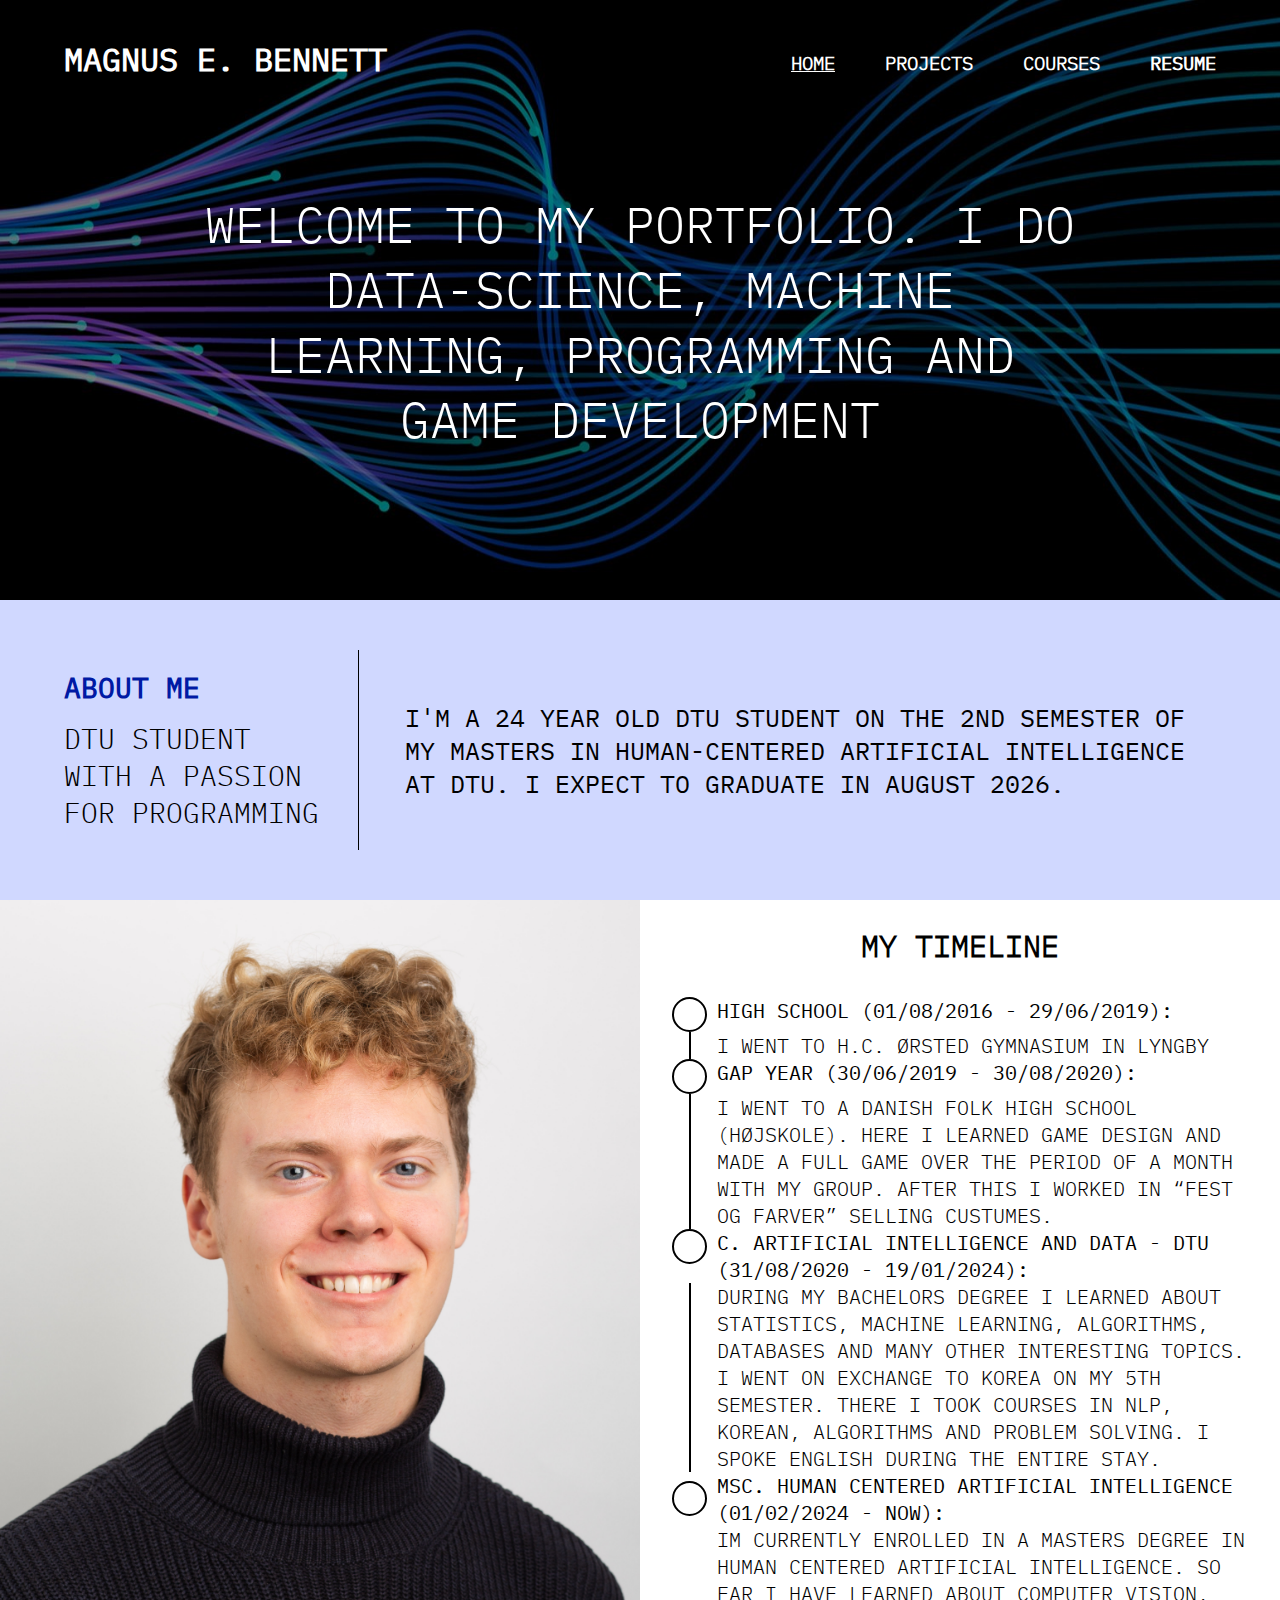
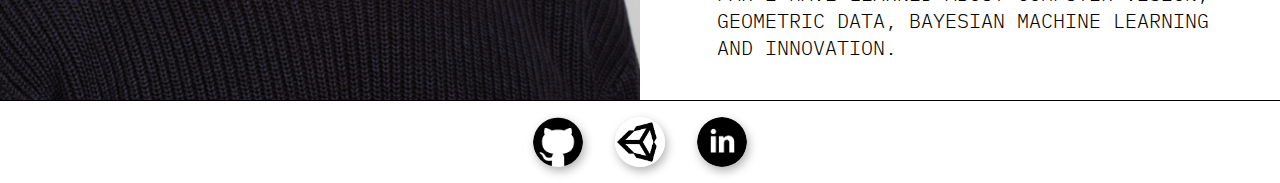
<file: index.html>
<!DOCTYPE html>

<html lang="en">
    <head>
        <meta charset="UTF-8">
        <meta name="viewport" content="width=device-width, initial-scale=1.0">
        <link rel="icon" type="image/x-icon" href="/images/favicon.ico">
        <link rel="stylesheet" href=global.css>
        <link rel="stylesheet" href="style_home.css">
        <title>Portfolio</title>
    </head>
    <body>
        <header>
            <h1 class="name-displayer">Magnus E. Bennett</h1>
            <nav class="navigation-bar">
                <menu class="link-container">
                    <li>
                        <a id="home" href="index.html"><u>Home</u></a>
                    </li>
                    <li>
                        <a href="projects.html">Projects</a>
                    </li>
                    <li>
                        <a href="courses_grades.html">Courses</a>
                    </li>
                    <li>
                        <a id="resume" href="CV.pdf" target="_blank">Resume</a>
                    </li>
                </menu>
            </nav>
            <div class="burger-menu">
                <div class="burger-menu-line"></div>
                <div class="burger-menu-line"></div>
                <div class="burger-menu-line"></div>
            </div>
            <figure class="background-container">
                <p class="welcome-displayer">Welcome to my portfolio. I do data-science, machine learning, programming and game development</p>
                <img class="cover-displayer" src="images/Background_Image_HOME_edited.jpg" alt="Cover">
            </figure>
        </header>
        <main>
            <section id="description-box">
                <div id="left-box">
                    <h3 id="about-me-header">About Me</h3>
                    <p id="about-me-description">DTU student with a passion for programming</p>
                </div>
                <div class="vertical-line"></div>
                <div id="right-box">
                    <p id="personal-description">
                        I'm a 24 year old DTU student on the 2nd semester of my masters in Human-Centered Artificial Intelligence at DTU. I expect to graduate in August 2026.
                    </p>
                </div>
            </section>
            <section id="timeline-section">
                <img id="self-portrait" src="images/Self_Portrait.jpg" alt="Self Portrait">
                <div id="timeline-container">
                    <h2>My timeline</h2>
                    <div class="timeline-grid">
                        <div>
                            <div class="circle"></div>
                        </div>
                        <p><span class="regular">High school (01/08/2016 - 29/06/2019):</span></p>
                        <div>
                            <div class="timeline-line"></div>
                        </div>
                        <p>I went to H.C. Ørsted gymnasium in Lyngby</p>
    
                        <div class="circle"></div>
                        <p><span class="regular">Gap year (30/06/2019 - 30/08/2020):</span></p>
                        <div>
                            <div class="timeline-line"></div>
                        </div>
                        <p>I went to a danish folk high school (højskole). Here I learned game design and made a full game over the period of a month with my group. After this I worked in “Fest og Farver” selling custumes.</p>
                        
                        <div class="circle"></div>
                        <p><span class="regular">C. ARTIFICIAL INTELLIGENCE AND DATA - DTU (31/08/2020 - 19/01/2024):</span></p>
                        <div>
                            <div class="timeline-line"></div>
                        </div>
                        <p>During my bachelors degree I learned about statistics, machine learning, algorithms, databases and many other interesting topics. I went on exchange to korea on my 5th semester. There I took courses in NLP, Korean, Algorithms and Problem Solving. I spoke English during the entire stay.</p>
                        
                        <div>
                            <div class="circle"></div>
                        </div>
                        <p><span class="regular">MSC. HUMAN CENTERED ARTIFICIAL INTELLIGENCE (01/02/2024 - NOW):</span></p>
                        <p></p>
                        <p>Im currently enrolled in a masters degree in Human Centered Artificial Intelligence. So far I have learned about computer vision, geometric data, bayesian machine learning and innovation.</p>
                    </div>
                </div>
            </section>
        </main>
        <footer>
            <ul>
                <li>
                    <a href="https://github.com/magn3144" target="_blank" class="icon"><img src="images/github.png"></a>
                </li>
                <li>
                    <a href="https://play.unity.com/u/Magn3144" target="_blank" class="icon"><img src="images/unity.png"></a>
                </li>
                <li>
                    <a href="https://www.linkedin.com/in/magn3144/" target="_blank"><img src="images/linkedin.png" class="icon"></a>
                </li>
            </ul>
        </footer>
        <script src="dropdown.js"></script>
    </body>
</html>
</file>
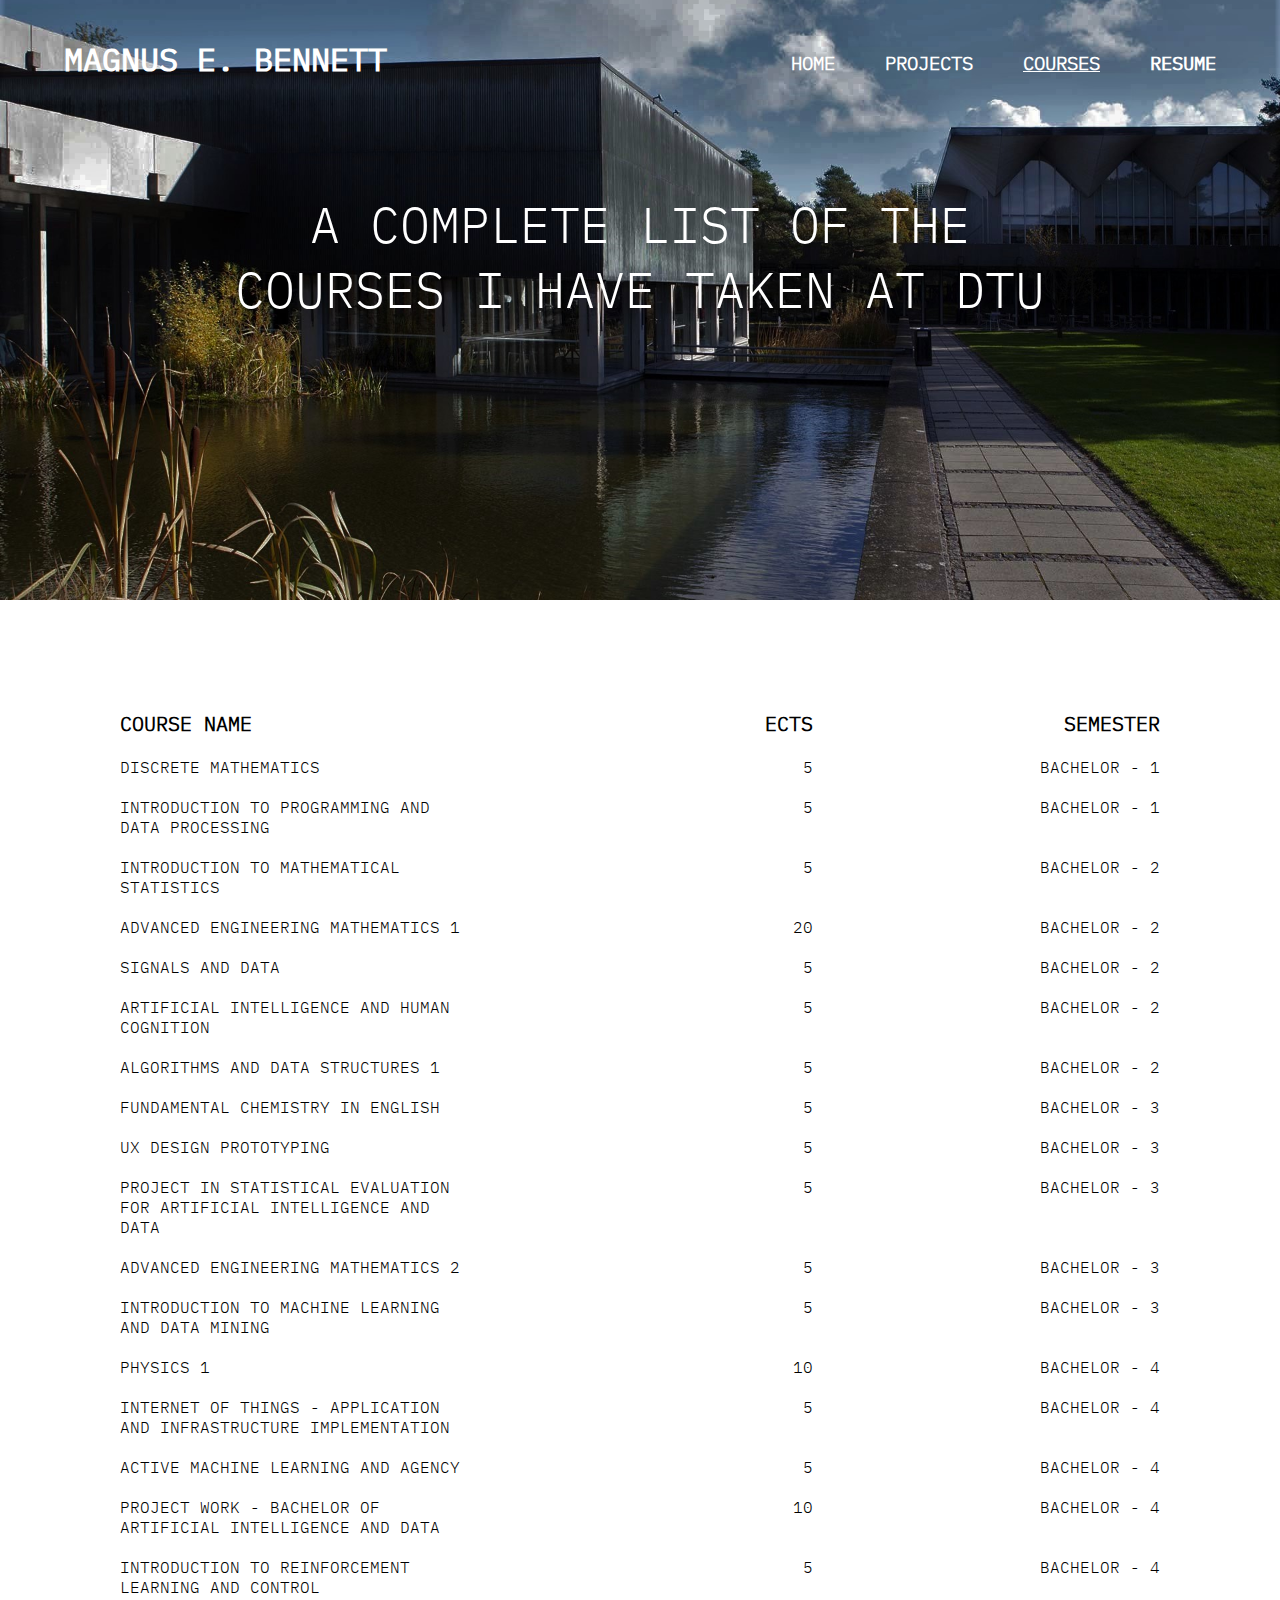
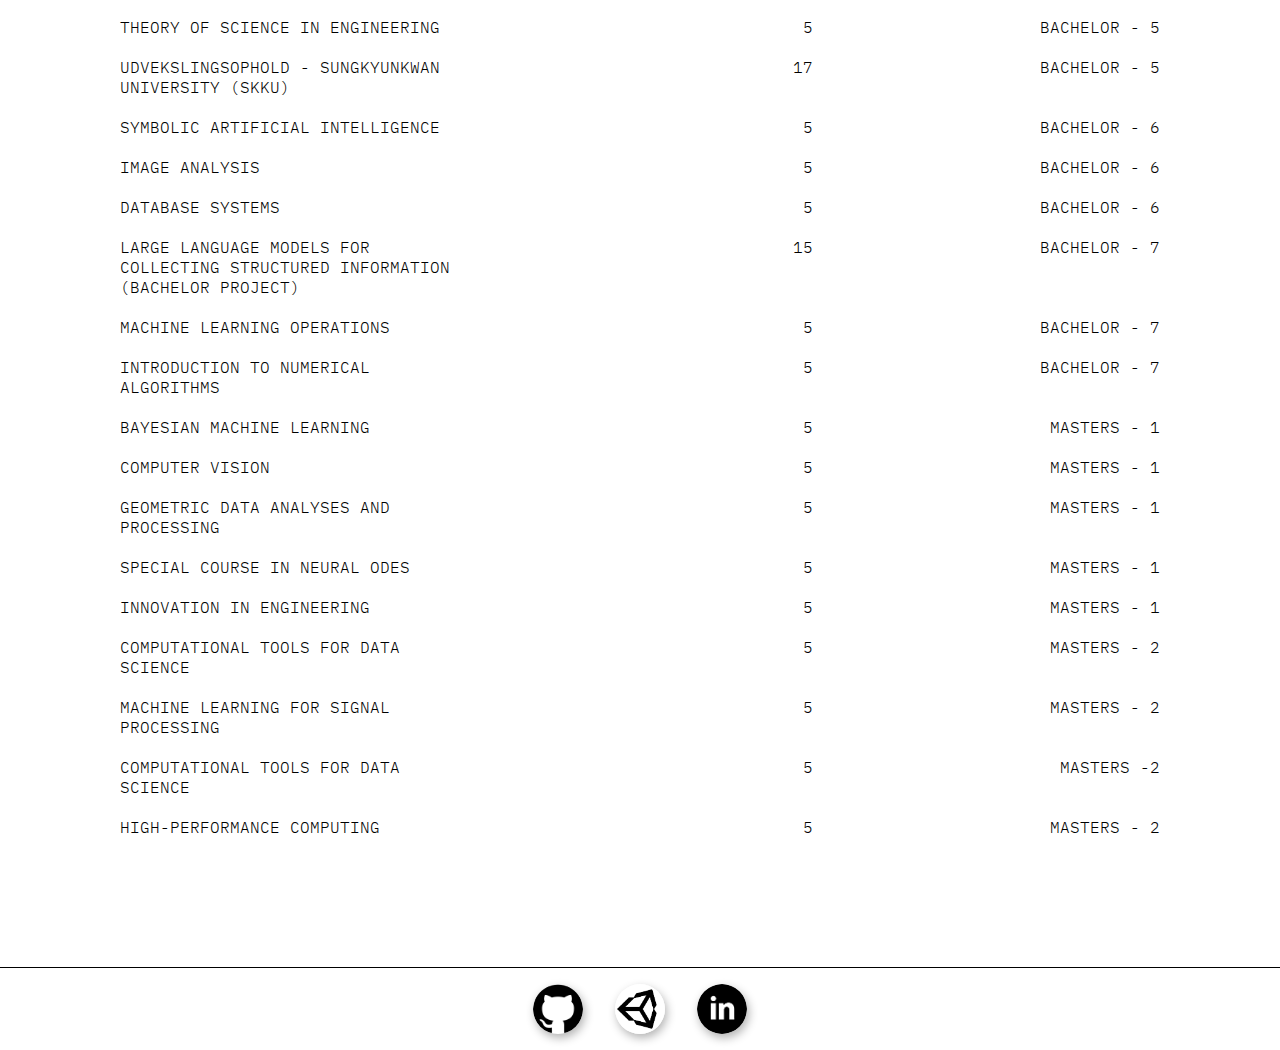
<file: courses_grades.html>
<!DOCTYPE html>

<html lang="en">
    <head>
        <meta charset="UTF-8">
        <meta name="viewport" content="width=device-width, initial-scale=1.0">
        <link rel="icon" type="image/x-icon" href="/images/favicon.ico">
        <link rel="stylesheet" href="global.css">
        <link rel="stylesheet" href="style_courses_grades.css">
        <title>Portfolio</title>
        <script src="course_list.js"></script>
    </head>
    <body>
        <header>
            <h1 class="name-displayer">Magnus E. Bennett</h1>
            <nav class="navigation-bar">
                <menu class="link-container">
                    <li>
                        <a id="home" href="index.html">Home</a>
                    </li>
                    <li>
                        <a href="projects.html">Projects</a>
                    </li>
                    <li>
                        <a href="courses_grades.html"><u>Courses</u></a>
                    </li>
                    <li>
                        <a id="resume" href="CV.pdf" target="_blank">Resume</a>
                    </li>
                </menu>
            </nav>
            <div class="burger-menu">
                <div class="burger-menu-line"></div>
                <div class="burger-menu-line"></div>
                <div class="burger-menu-line"></div>
            </div>
            <figure class="background-container">
                <p class="welcome-displayer">A complete list of the courses i have taken at dtu</p>
                <img class="cover-displayer" src="images/DTUBygning101.jpg" alt="Cover">
            </figure>
        </header>
        <menu>
            <section id="course-list">
                <div id="course-grid">
                    <div class="course-row">
                        <p class="course-item name">Course Name</p>
                        <!-- <h1 class="course-item grade">Grade</h1> -->
                        <p class="course-item ects">ECTS</p>
                        <p class="course-item semester">Semester</p>
                    </div>
                </div>
            </section>
        </menu>
        <footer>
            <ul>
                <li>
                    <a href="https://github.com/magn3144" target="_blank" class="icon"><img src="images/github.png"></a>
                </li>
                <li>
                    <a href="https://play.unity.com/u/Magn3144" target="_blank" class="icon"><img src="images/unity.png"></a>
                </li>
                <li>
                    <a href="https://www.linkedin.com/in/magn3144/" target="_blank"><img src="images/linkedin.png" class="icon"></a>
                </li>
            </ul>
        </footer>
        <script src="dropdown.js"></script>
    </body>
</html>
</file>
<file: style_home.css>
#description-box {
    background-color:rgb(208, 216, 255);
    height: 300px;
    display: flex;
    justify-content: center;
    align-items: center;
    padding: 8% 5%;
}
#about-me-header {
    color: #001AA4;
    font-family: 'IBM Flex Mono Regular';
    font-size: 28px;
    margin-bottom: 5%;
}
#about-me-description {
    font-size: 28px;
}
#left-box {
    padding-right:2%;
    flex: 10;
}
.vertical-line {
    width: 1px;
    height: 200px;
    background-color: black;
}
#right-box {
    flex: 30;
    padding-left: 4%;

}
#personal-description {
    font-size: 25px;
    font-family: 'IBM Flex Mono Regular';
}

#timeline-section {
    background-color:rgb(255, 255, 255);
    height: 800px;
    position: relative;
    display: flex;
}
#timeline-section img {
    height: 100%;
    object-fit: contain;
}
.timeline-line {
    width: 2px;
    height: 100%;
    background-color: black;
    padding: 0px;
}
.circle {
    width: 35px;
    height: 35px;
    border-radius: 50%;
    border: 2px solid black;
    background-color: transparent;
    padding: 0px;
}
#timeline-container h2 {
    text-align: center;
    padding-top: 4%;
    font-size: 30px;
}
.timeline-grid {
    width: 90%;
    height: 70%;
    display: grid;
    grid-template-columns: 1fr auto;
    grid-template-rows: 1fr 4fr 1fr 6fr 1fr 7fr 1fr 6fr;
    column-gap: 10px;
    margin: 5%;
}
.timeline-grid div {
    padding: 0%;
    display: flex;
    justify-content: center;
    align-items: center;
}
.timeline-grid p {
    font-size: 20px;
}
.regular {
    font-family: 'IBM Flex Mono Regular';
}


/* Responsive for mobile */
@media only screen and (max-width: 768px) {
    #description-box {
        flex-direction: column;
        padding-inline: 5%;
    }

    #about-me-header {
        font-size: 22px; /* Smaller header text */
    }

    #about-me-description,
    #personal-description {
        font-size: 20px; /* Smaller body text */
    }

    #timeline-section {
        flex-direction: column;
        height: auto;
    }

    #timeline-container h2 {
        font-size: 24px;
    }

    .timeline-grid {
        grid-template-columns: 1fr;
        margin: 2%;
    }

    .timeline-grid p {
        font-size: 18px;
    }

    .circle {
        width: 25px;
        height: 25px;
    }
}

@media only screen and (max-width: 430px) {
    #description-box {
        flex-direction: column;
        text-align: center;
        height: auto;
        gap: 2rem;
    }
    .vertical-line, .timeline-grid div {
        display: none;
    }
    .timeline-grid {
        display: flex;
        flex-direction: column;
        padding: 1rem;
        width: auto;
        gap: 0;
    }
    .timeline-grid p:nth-of-type(even) {
        margin-bottom: 2rem;
    }
}
</file>
<file: global.css>
* {
    box-sizing: border-box;
    list-style: none;
    margin: 0;
}

body {
    font-family: 'IBM Flex Mono Light', 'IBM Flex Mono Regular', 'Arial', 'Helvetica', 'sans-serif';
    text-transform: uppercase;
}

menu {
    padding: 0;
}

/* Import the IBM Flex Mono font */
@font-face {
    font-family: 'IBM Flex Mono Light';
    src: url('IBM_Plex_Mono_WOFF/IBMPlexMono-Light.woff') format('woff');
}
@font-face {
    font-family: 'IBM Flex Mono Regular';
    src: url('IBM_Plex_Mono_WOFF/IBMPlexMono-Regular.woff') format('woff');
}
@font-face {
    font-family: 'IBM Flex Mono Bold';
    src: url('IBM_Plex_Mono_WOFF/IBMPlexMono-Bold.woff') format('woff');
}
@font-face {
    font-family: 'IBM Flex Mono Semi Bold';
    src: url('IBM_Plex_Mono_WOFF/IBMPlexMono-SemiBold.woff') format('woff');
}


header {
    display: flex;
    position: relative;
    justify-content: space-between;
    align-items: start;
    padding: 3% 5%;
    height: 600px;
}
.name-displayer {
    position: relative;
    color: white;
    font-family: 'IBM Flex Mono Regular';
    z-index: 1;
}
.navigation-bar {
    display: flex;
    position: relative;
    justify-content: space-between;
    align-items: center;
    margin-top: 0.75rem;
    z-index: 1;
}

.burger-menu {
    display: none;
    position: relative;
    flex-direction: column;
    justify-content: space-between;
    margin-top: 0.75rem;
    height: 1.25rem;
    width: 2rem;
    z-index: 1;
}
.burger-menu-line {
    background-color: white;
    border-radius: 1rem;
    height: 2px;
    transition: transform 200ms;
}

.highlight {
    background-color: black;
}
.link-container {
    display: flex;
    justify-content: center;
    gap: 50px;
}
#resume {
    font-family: 'IBM Flex Mono Regular';
}
.link-container a {
    color: white;
    font-size: larger;
    font-weight: bold;
    text-align: center;
    text-decoration: none;
}

.background-container {
    position: absolute;
    height: inherit;
    width: 100%;
    inset: 0;
}
.cover-displayer {
    position: absolute;
    object-position: center;
    object-fit: cover;
    width: 100%;
    height: 100%;
    top: 0;
}
.welcome-displayer {
    position: relative;
    color: white;
    font-size: 50px;
    text-align: center;
    margin-top: 15%;
    padding-inline: 15%;
    width: 100%;
    z-index: 1;
}

hr {
    border: none;
    border-top: 1px solid #000;
    height: 0;
}
footer {
    display: flex;
    background-color:white;
    border-top: 1px solid black;
    justify-content: center;
    padding-block: 1rem;
}
footer ul {
    display: flex;
    justify-content: space-between;
    padding: 0;
    gap: 2rem;
}
.icon img {
    width: 100%;
    height: 100%;
    object-fit: cover;
}
.icon {
    display: block;
    position: relative;
    width: 50px;
    height: 50px;
    border-radius: 50%;
    overflow: hidden;
    box-shadow: 2px 4px 10px rgba(0, 0, 0, 0.3);
}


/* Responsive for tablet */
@media only screen and (max-width: 768px) {
    .welcome-displayer {
        font-size: 24px;
        margin-top: 10%;
        padding-inline: 5%;
    }

    .link-container a {
        font-size: medium;
        gap: 20px;
    }

    .background-container {
        height: auto;
    }

    footer {
        flex-direction: column;
        padding-inline: 20%;
    }

    .icon {
        width: 40px;
        height: 40px;
    }
}

/* Responsive for smartphone */
@media only screen and (max-width: 430px) {
    header {
        position: relative;
        height: 18rem;
    }
    .name-displayer {
        font-size: 1.3rem;
    }
    .navigation-bar {
        display: none;
    }
    .navigation-bar.active {
        display: flex;
        position: fixed;
        background-color: rgba(0, 0, 0, 0.75);
        backdrop-filter: blur(2rem);
        justify-content: end;
        align-items: start;
        margin: 0;
        inset: 0;
        z-index: 2;
    }
    .navigation-bar.active ~ .burger-menu {
        position: fixed;
        right: 1rem;
        top: 1rem;
        z-index: 2;
    }
    .navigation-bar.active ~ .burger-menu 
    .burger-menu-line:last-child {
        display: none;
    }
    .navigation-bar.active ~ .burger-menu .burger-menu-line:first-child {
        transform: translateY(0.55rem) rotateZ(45deg);
    }
    .navigation-bar.active ~ .burger-menu .burger-menu-line:nth-child(2) {
        transform: translateY(-0.55rem) rotateZ(-45deg);
    }
    .link-container {
        flex-direction: column;
        align-items: end; 
        padding: 1rem;
        margin-top: 4rem;
    }
    .link-container a {
        color: white;
    }
    .burger-menu {
        display: flex;
    }
    .welcome-displayer {
        margin-top: 4.5rem;
        padding-inline: 2rem;
    }
}
</file>
<file: style_courses_grades.css>
#course-grid {
    margin: 100px;
}
.course-row {
    display: grid;
    grid-template-columns: repeat(3, 1fr);
    background-color: white;
    padding: 10px 20px;
}
.course-row:first-child {
    font-weight: 600;
    font-size: 1.25rem;
}
.course-row:is(div):hover {
    position: relative;
    box-shadow: 0 0 12px rgba(0, 0, 0, 0.6);
    cursor: pointer;
}
.course-item:is(.ects, .semester) {
    text-align: right;
}

@media only screen and (max-width: 430px) {
    #course-grid {
        margin: 0;
    }
    .course-row {
        align-items: start;
        column-gap: 0.5rem;
    }
    #course-grid :is(h2, p) {
        font-size: 0.8rem;
    }
}
</file>
